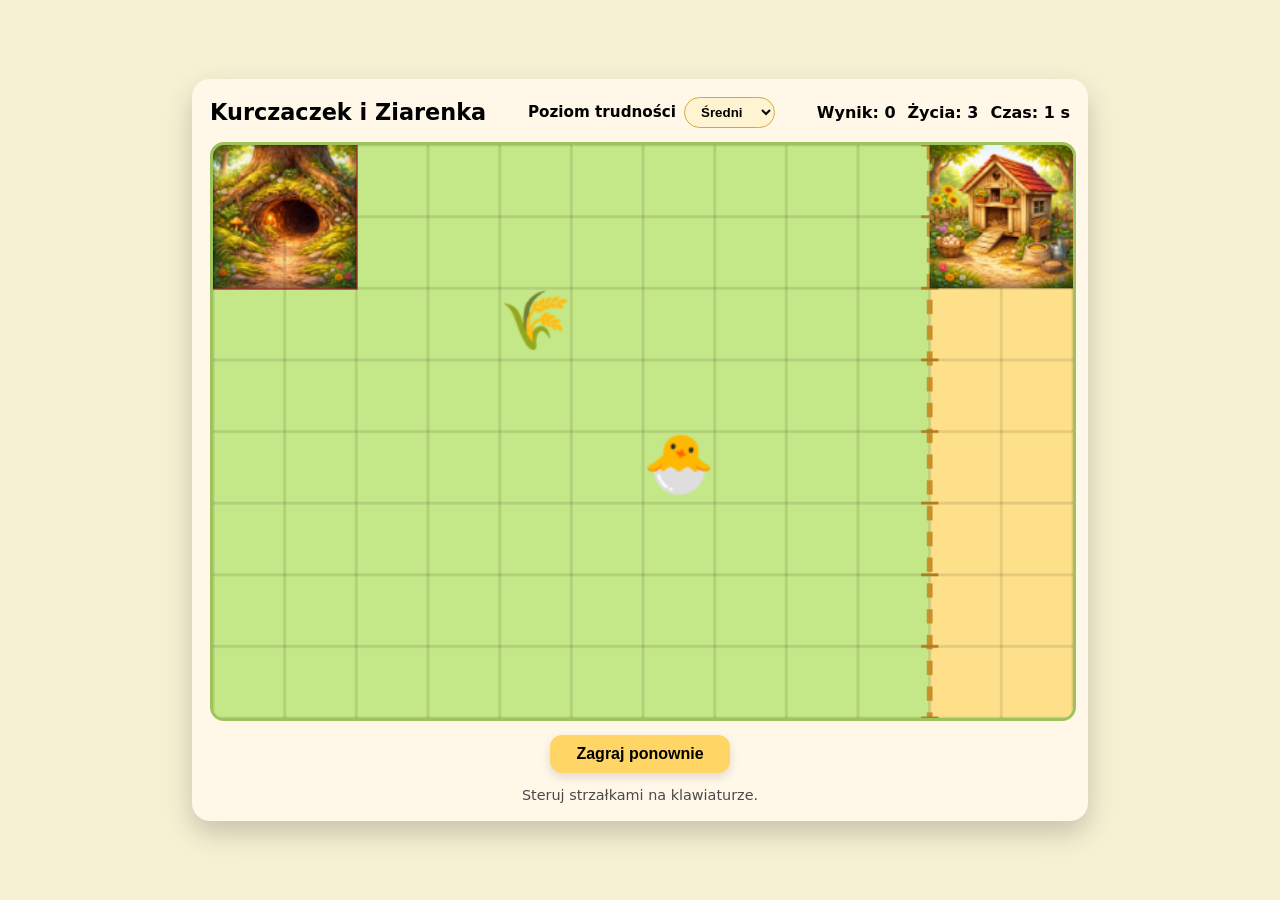
<file: czyt_AI_ka/czyt_AI_ka/wwwroot/games/kurczaczek.html>
<!doctype html>
<html lang="pl">
<head>
    <meta charset="utf-8" />
    <meta name="viewport" content="width=device-width, initial-scale=1" />
    <title>Kurczaczek i Ziarenka</title>
    <style>
        :root {
            color-scheme: light;
            font-family: "Segoe UI", system-ui, sans-serif;
        }

        body {
            margin: 0;
            background: #f7f1d4;
            display: flex;
            align-items: center;
            justify-content: center;
            min-height: 100vh;
        }

        .game-shell {
            width: min(860px, 96vw);
            background: #fff7e8;
            border-radius: 18px;
            box-shadow: 0 12px 28px rgba(0, 0, 0, 0.2);
            padding: 18px;
            display: grid;
            gap: 14px;
        }

        header {
            display: flex;
            flex-wrap: wrap;
            align-items: center;
            justify-content: space-between;
            gap: 12px;
        }

        header h1 {
            font-size: 1.4rem;
            margin: 0;
        }

        .stats {
            display: flex;
            gap: 12px;
            font-weight: 600;
            flex-wrap: wrap;
        }

        .difficulty {
            display: flex;
            align-items: center;
            gap: 8px;
            font-size: 0.95rem;
            font-weight: 600;
        }

        .difficulty select {
            border-radius: 999px;
            border: 1px solid #d6a843;
            padding: 6px 12px;
            background: #fff4d1;
            font-weight: 600;
            cursor: pointer;
        }

        canvas {
            width: 100%;
            height: auto;
            background: #d3f1a6;
            border-radius: 14px;
            border: 3px solid #9fc35c;
        }

        .restart-btn {
            border: none;
            border-radius: 12px;
            padding: 10px;
            background: #ffd566;
            font-size: 1rem;
            font-weight: 600;
            cursor: pointer;
            box-shadow: 0 4px 10px rgba(0, 0, 0, 0.12);
        }

        .restart-btn:active {
            transform: translateY(1px);
        }

        .restart-btn:focus-visible {
            outline: 2px solid #d6a843;
            outline-offset: 2px;
        }

        .restart-btn {
            justify-self: center;
            min-width: 180px;
        }

        .hint {
            font-size: 0.9rem;
            color: #4a4a4a;
            text-align: center;
        }

        .overlay {
            position: fixed;
            inset: 0;
            background: rgba(30, 25, 10, 0.55);
            display: flex;
            align-items: center;
            justify-content: center;
            padding: 20px;
            opacity: 0;
            pointer-events: none;
            transition: opacity 0.2s ease;
            z-index: 10;
        }

        .overlay.visible {
            opacity: 1;
            pointer-events: auto;
        }

        .overlay-card {
            background: #fff7e8;
            border-radius: 18px;
            padding: 24px;
            text-align: center;
            box-shadow: 0 16px 40px rgba(0, 0, 0, 0.3);
            max-width: 420px;
        }

        .overlay-card h2 {
            margin-top: 0;
            margin-bottom: 8px;
            font-size: 1.5rem;
        }

        .overlay-card p {
            margin: 0 0 16px;
            color: #4a4a4a;
        }

        .overlay-card button {
            min-width: 200px;
        }
    </style>
</head>
<body>
    <div class="game-shell">
        <header>
            <h1>Kurczaczek i Ziarenka</h1>
            <label class="difficulty" for="difficulty">
                Poziom trudności
                <select id="difficulty">
                    <option value="easy">Łatwy</option>
                    <option value="medium" selected>Średni</option>
                    <option value="hard">Trudny</option>
                </select>
            </label>
            <div class="stats">
                <span id="score">Wynik: 0</span>
                <span id="lives">Życia: 3</span>
                <span id="time">Czas: 0 s</span>
            </div>
        </header>

        <canvas id="gameCanvas" width="600" height="400" aria-label="Plansza gry"></canvas>

        <button class="restart-btn" type="button" id="restart">Zagraj ponownie</button>
        <div class="hint">Steruj strzałkami na klawiaturze.</div>
    </div>

    <div class="overlay" id="winOverlay" aria-live="polite">
        <div class="overlay-card">
            <h2>Wygrana!</h2>
            <p>Kurczaczek zebrał wszystkie ziarenka. Świetna robota!</p>
            <button class="restart-btn" type="button" id="playAgain">Zagraj ponownie</button>
        </div>
    </div>

    <script>
        const canvas = document.getElementById("gameCanvas");
        const ctx = canvas.getContext("2d");
        const scoreEl = document.getElementById("score");
        const livesEl = document.getElementById("lives");
        const timeEl = document.getElementById("time");
        const restartBtn = document.getElementById("restart");
        const difficultySelect = document.getElementById("difficulty");
        const winOverlay = document.getElementById("winOverlay");
        const playAgainBtn = document.getElementById("playAgain");
        const gridSize = 10;
        const cols = 12;
        const rows = 8;
        const tileSize = canvas.width / cols;
        canvas.height = rows * tileSize;
        const safeZoneColumns = 2;
        const safeZoneStart = cols - safeZoneColumns;
        const foxDenImageSrc = "../images/games/fox-den.png";
        const coopImageSrc = "../images/games/coop.png";
        const foxDenImage = new Image();
        const coopImage = new Image();
        let foxDenImageReady = false;
        let coopImageReady = false;
        const difficultyConfig = {
            easy: {
                label: "Łatwy",
                foxSpawnIntervalMs: 30000,
                grainsToWin: 10
            },
            medium: {
                label: "Średni",
                foxSpawnIntervalMs: 20000,
                grainsToWin: 20
            },
            hard: {
                label: "Trudny",
                foxSpawnIntervalMs: 10000,
                grainsToWin: 30
            }
        };
        const difficultySettings = {
            foxSpeedMs: 650,
            foxSpawnIntervalMs: difficultyConfig.medium.foxSpawnIntervalMs,
            foxActiveDurationMs: 10000,
            grainsToWin: difficultyConfig.medium.grainsToWin
        };
        const foxDen = { x: 0, y: 0, width: 2, height: 2 };
        const coopZone = { x: safeZoneStart, y: 0, width: safeZoneColumns, height: 2 };

        let chick = { x: 0, y: 0 };
        let grain = { x: 0, y: 0 };
        let fox = { x: 0, y: 0, active: false, returning: false };
        let score = 0;
        let lives = 3;
        let timeElapsed = 0;
        let isWin = false;
        let timerId;
        let foxSpawnId;
        let foxMoveId;
        let foxLifetimeId;

        if (foxDenImageSrc) {
            foxDenImage.src = foxDenImageSrc;
            foxDenImage.onload = () => {
                foxDenImageReady = foxDenImage.naturalWidth > 0;
                drawScene();
            };
            foxDenImage.onerror = () => {
                foxDenImageReady = false;
            };
        }

        if (coopImageSrc) {
            coopImage.src = coopImageSrc;
            coopImage.onload = () => {
                coopImageReady = coopImage.naturalWidth > 0;
                drawScene();
            };
            coopImage.onerror = () => {
                coopImageReady = false;
            };
        }

        function placeGrain() {
            let newX;
            let newY;
            do {
                newX = Math.floor(Math.random() * cols);
                newY = Math.floor(Math.random() * rows);
            } while (
                (newX === chick.x && newY === chick.y) ||
                newX >= safeZoneStart
            );
            grain = { x: newX, y: newY };
        }

        function resetGame() {
            chick = { x: Math.floor(cols / 2), y: Math.floor(rows / 2) };
            score = 0;
            lives = 3;
            timeElapsed = 0;
            isWin = false;
            stopFox();
            placeGrain();
            updateStats();
            hideWinOverlay();
            drawScene();
            clearInterval(timerId);
            timerId = setInterval(() => {
                timeElapsed += 1;
                updateStats();
            }, 1000);
            clearInterval(foxSpawnId);
            foxSpawnId = setInterval(spawnFox, difficultySettings.foxSpawnIntervalMs);
        }

        function updateStats() {
            scoreEl.textContent = `Wynik: ${score}`;
            livesEl.textContent = `Życia: ${lives}`;
            timeEl.textContent = `Czas: ${timeElapsed} s`;
        }

        function drawScene() {
            ctx.clearRect(0, 0, canvas.width, canvas.height);

            ctx.fillStyle = "#c4e887";
            ctx.fillRect(0, 0, canvas.width, canvas.height);

            const safeZoneX = safeZoneStart * tileSize;
            ctx.fillStyle = "#ffe08a";
            ctx.fillRect(safeZoneX, 0, safeZoneColumns * tileSize, canvas.height);

            ctx.fillStyle = "#e54848";
            ctx.fillRect(
                foxDen.x * tileSize,
                foxDen.y * tileSize,
                foxDen.width * tileSize,
                foxDen.height * tileSize
            );
            ctx.strokeStyle = "#b33131";
            ctx.lineWidth = 2;
            ctx.strokeRect(
                foxDen.x * tileSize,
                foxDen.y * tileSize,
                foxDen.width * tileSize,
                foxDen.height * tileSize
            );
            if (foxDenImageSrc && foxDenImageReady) {
                ctx.drawImage(
                    foxDenImage,
                    foxDen.x * tileSize,
                    foxDen.y * tileSize,
                    foxDen.width * tileSize,
                    foxDen.height * tileSize
                );
            }

            ctx.strokeStyle = "rgba(0,0,0,0.1)";
            for (let x = 0; x <= cols; x += 1) {
                ctx.beginPath();
                ctx.moveTo(x * tileSize, 0);
                ctx.lineTo(x * tileSize, canvas.height);
                ctx.stroke();
            }
            for (let y = 0; y <= rows; y += 1) {
                ctx.beginPath();
                ctx.moveTo(0, y * tileSize);
                ctx.lineTo(canvas.width, y * tileSize);
                ctx.stroke();
            }

            ctx.save();
            ctx.strokeStyle = "#c6902b";
            ctx.lineWidth = 4;
            ctx.setLineDash([10, 8]);
            ctx.beginPath();
            ctx.moveTo(safeZoneX, 0);
            ctx.lineTo(safeZoneX, canvas.height);
            ctx.stroke();
            ctx.setLineDash([]);
            ctx.lineWidth = 2;
            ctx.strokeStyle = "#b17b1f";
            for (let y = 0; y <= rows; y += 1) {
                const yPos = y * tileSize;
                ctx.beginPath();
                ctx.moveTo(safeZoneX - 6, yPos);
                ctx.lineTo(safeZoneX + 6, yPos);
                ctx.stroke();
            }
            ctx.restore();

            if (coopImageSrc && coopImageReady) {
                ctx.drawImage(
                    coopImage,
                    coopZone.x * tileSize,
                    coopZone.y * tileSize,
                    coopZone.width * tileSize,
                    coopZone.height * tileSize
                );
            }

            ctx.font = `${tileSize * 0.8}px "Segoe UI Emoji"`;
            ctx.textAlign = "center";
            ctx.textBaseline = "middle";
            ctx.fillText("🐣", (chick.x + 0.5) * tileSize, (chick.y + 0.5) * tileSize);
            ctx.fillText("🌾", (grain.x + 0.5) * tileSize, (grain.y + 0.5) * tileSize);
            if (fox.active) {
                ctx.fillText("🦊", (fox.x + 0.5) * tileSize, (fox.y + 0.5) * tileSize);
            }
        }

        function moveChick(dx, dy) {
            if (isWin) {
                return;
            }
            const newX = Math.min(cols - 1, Math.max(0, chick.x + dx));
            const newY = Math.min(rows - 1, Math.max(0, chick.y + dy));
            chick = { x: newX, y: newY };

            if (chick.x === grain.x && chick.y === grain.y) {
                score += 1;
                placeGrain();
                updateStats();
                if (score >= difficultySettings.grainsToWin) {
                    winGame();
                    return;
                }
            }
            if (fox.active && chick.x === fox.x && chick.y === fox.y) {
                handleFoxCatch();
            }
            drawScene();
        }

        function isSafeZoneColumn(x) {
            return x >= safeZoneStart;
        }

        function spawnFox() {
            if (fox.active || isWin) {
                return;
            }
            fox = { x: foxDen.x, y: foxDen.y, active: true, returning: false };
            drawScene();
            clearInterval(foxMoveId);
            foxMoveId = setInterval(moveFox, difficultySettings.foxSpeedMs);
            clearTimeout(foxLifetimeId);
            foxLifetimeId = setTimeout(() => {
                startReturnToDen();
            }, difficultySettings.foxActiveDurationMs);
        }

        function startReturnToDen() {
            if (!fox.active) {
                return;
            }
            fox = { ...fox, returning: true };
        }

        function despawnFox() {
            fox = { x: foxDen.x, y: foxDen.y, active: false, returning: false };
            clearInterval(foxMoveId);
            clearTimeout(foxLifetimeId);
            drawScene();
        }

        function stopFox() {
            fox = { x: foxDen.x, y: foxDen.y, active: false, returning: false };
            clearInterval(foxMoveId);
            clearTimeout(foxLifetimeId);
            clearInterval(foxSpawnId);
            drawScene();
        }

        function handleFoxCatch() {
            lives = Math.max(0, lives - 1);
            chick = { x: Math.floor(cols / 2), y: Math.floor(rows / 2) };
            updateStats();
            despawnFox();
        }

        function moveFox() {
            if (!fox.active || isWin) {
                return;
            }

            if (fox.returning) {
                const targetX = Math.min(
                    foxDen.x + foxDen.width - 1,
                    Math.max(foxDen.x, fox.x)
                );
                const targetY = Math.min(
                    foxDen.y + foxDen.height - 1,
                    Math.max(foxDen.y, fox.y)
                );
                const dx = targetX - fox.x;
                const dy = targetY - fox.y;
                const stepOptions = [];

                if (dx !== 0) {
                    stepOptions.push({
                        x: Math.min(cols - 1, Math.max(0, fox.x + Math.sign(dx))),
                        y: fox.y
                    });
                }
                if (dy !== 0) {
                    stepOptions.push({
                        x: fox.x,
                        y: Math.min(rows - 1, Math.max(0, fox.y + Math.sign(dy)))
                    });
                }

                const nextStep = stepOptions[0];
                if (nextStep) {
                    fox = { ...fox, x: nextStep.x, y: nextStep.y };
                }

                if (
                    fox.x >= foxDen.x &&
                    fox.x < foxDen.x + foxDen.width &&
                    fox.y >= foxDen.y &&
                    fox.y < foxDen.y + foxDen.height
                ) {
                    fox = { x: foxDen.x, y: foxDen.y, active: false, returning: false };
                    clearInterval(foxMoveId);
                    clearTimeout(foxLifetimeId);
                    drawScene();
                    return;
                }
            } else {
                const dx = chick.x - fox.x;
                const dy = chick.y - fox.y;
                const stepOptions = [];

                if (dx !== 0) {
                    stepOptions.push({
                        x: Math.min(cols - 1, Math.max(0, fox.x + Math.sign(dx))),
                        y: fox.y
                    });
                }
                if (dy !== 0) {
                    stepOptions.push({
                        x: fox.x,
                        y: Math.min(rows - 1, Math.max(0, fox.y + Math.sign(dy)))
                    });
                }

                const nextStep = stepOptions.find((step) => !isSafeZoneColumn(step.x));
                if (nextStep) {
                    fox = { ...fox, x: nextStep.x, y: nextStep.y };
                }
            }

            if (fox.active && chick.x === fox.x && chick.y === fox.y) {
                handleFoxCatch();
            } else {
                drawScene();
            }
        }

        function handleDirection(direction) {
            switch (direction) {
                case "up":
                    moveChick(0, -1);
                    break;
                case "down":
                    moveChick(0, 1);
                    break;
                case "left":
                    moveChick(-1, 0);
                    break;
                case "right":
                    moveChick(1, 0);
                    break;
                default:
                    break;
            }
        }

        window.addEventListener("keydown", (event) => {
            if (["ArrowUp", "ArrowDown", "ArrowLeft", "ArrowRight"].includes(event.key)) {
                event.preventDefault();
            }

            if (event.key === "ArrowUp") {
                handleDirection("up");
            } else if (event.key === "ArrowDown") {
                handleDirection("down");
            } else if (event.key === "ArrowLeft") {
                handleDirection("left");
            } else if (event.key === "ArrowRight") {
                handleDirection("right");
            }
        });

        restartBtn.addEventListener("click", () => {
            resetGame();
        });

        playAgainBtn.addEventListener("click", () => {
            resetGame();
        });

        difficultySelect.addEventListener("change", (event) => {
            applyDifficulty(event.target.value);
        });

        function applyDifficulty(level) {
            const setting = difficultyConfig[level] ?? difficultyConfig.medium;
            difficultySettings.foxSpawnIntervalMs = setting.foxSpawnIntervalMs;
            difficultySettings.grainsToWin = setting.grainsToWin;
            resetGame();
        }

        function winGame() {
            isWin = true;
            stopFox();
            clearInterval(timerId);
            showWinOverlay();
            drawScene();
        }

        function showWinOverlay() {
            winOverlay.classList.add("visible");
        }

        function hideWinOverlay() {
            winOverlay.classList.remove("visible");
        }

        resetGame();
    </script>
</body>
</html>
</file>
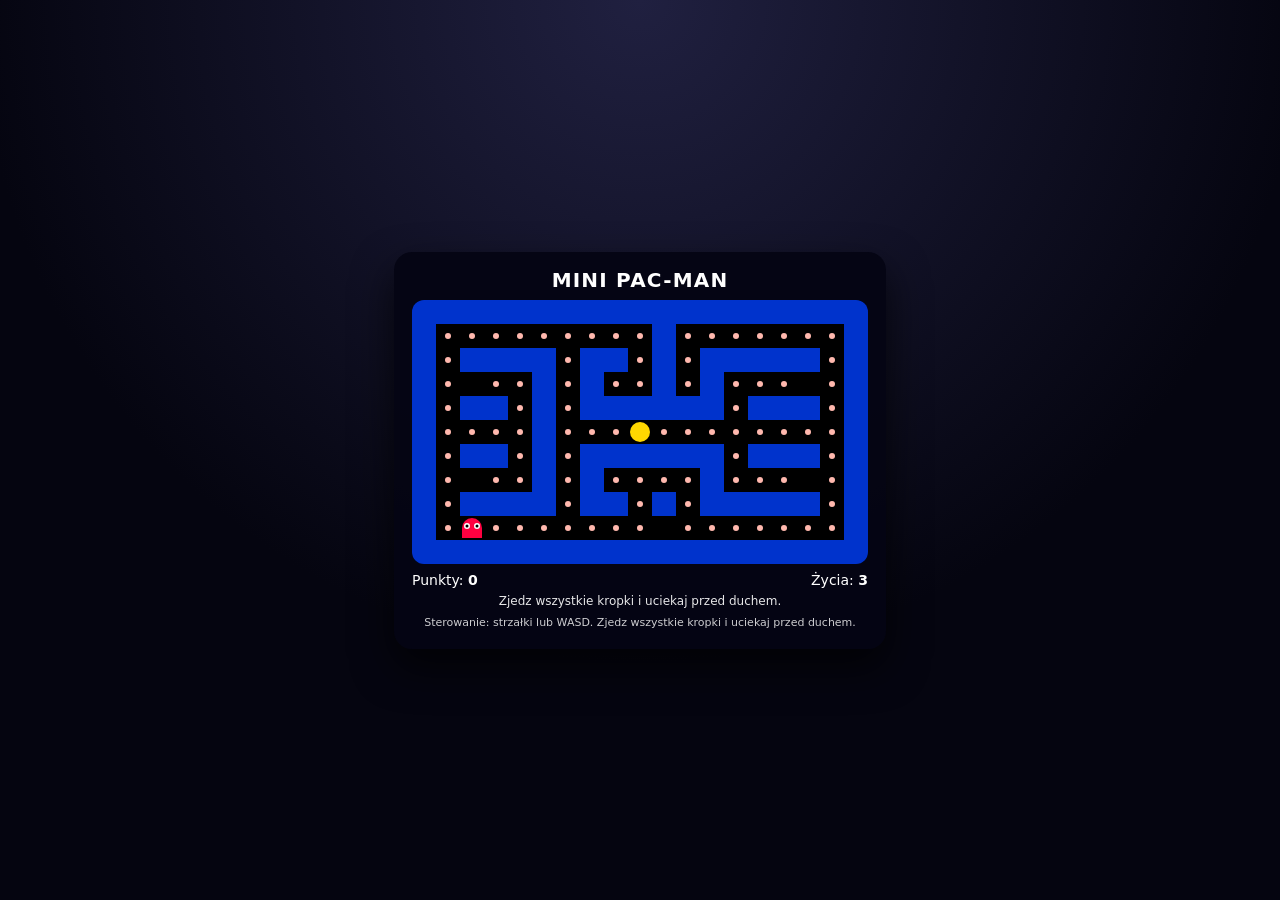
<file: czyt_AI_ka/czyt_AI_ka/wwwroot/games/pacman.html>
<!DOCTYPE html>
<html lang="pl">
<head>
    <meta charset="utf-8" />
    <title>Mini Pac-Man</title>
    <style>
        * {
            box-sizing: border-box;
        }

        body {
            margin: 0;
            background: radial-gradient(circle at top, #202040 0, #050510 60%);
            display: flex;
            justify-content: center;
            align-items: center;
            height: 100vh;
            font-family: system-ui, -apple-system, BlinkMacSystemFont, "Segoe UI", sans-serif;
            color: #fff;
        }

        #game-wrapper {
            padding: 16px 18px 20px 18px;
            background: rgba(5, 5, 20, 0.95);
            border-radius: 18px;
            box-shadow: 0 18px 40px rgba(0, 0, 0, 0.7);
            text-align: center;
        }

        #title {
            font-size: 20px;
            font-weight: 700;
            letter-spacing: 0.06em;
            text-transform: uppercase;
            margin-bottom: 8px;
        }

        canvas {
            display: block;
            margin: 0 auto;
            background: #000;
            border-radius: 12px;
            image-rendering: pixelated;
        }

        #hud {
            margin-top: 8px;
            display: flex;
            justify-content: space-between;
            gap: 16px;
            font-size: 14px;
        }

            #hud span.value {
                font-weight: 700;
            }

        #message {
            margin-top: 6px;
            font-size: 12px;
            opacity: 0.9;
            min-height: 1em;
        }

        #help {
            margin-top: 8px;
            font-size: 11px;
            opacity: 0.8;
        }
    </style>
</head>
<body>
    <div id="game-wrapper">
        <div id="title">Mini Pac-Man</div>
        <canvas id="game"></canvas>
        <div id="hud">
            <div>Punkty: <span id="score" class="value">0</span></div>
            <div>Życia: <span id="lives" class="value">3</span></div>
        </div>
        <div id="message"></div>
        <div id="help">Sterowanie: strzałki lub WASD. Zjedz wszystkie kropki i uciekaj przed duchem.</div>
    </div>

    <script>
        // --- USTAWIENIA GRY ---
        const TILE_SIZE = 24;

        // 1 = ściana, 0 = kropka, 2 = pusta droga, P = start Pac-Mana, G = start ducha
        const baseMap = [
            "1111111111111111111",
            "1000000000100000001",
            "1011110110101111101",
            "1020010100101000201",
            "1011010111111011101",
            "100001000P000000001",
            "1011010111111011101",
            "1020010100001000201",
            "1011110110101111101",
            "1000000000G00000001",
            "1111111111111111111"
        ];

        const canvas = document.getElementById("game");
        const ctx = canvas.getContext("2d");

        const rows = baseMap.length;
        const cols = baseMap[0].length;

        canvas.width = cols * TILE_SIZE;
        canvas.height = rows * TILE_SIZE;

        const scoreEl = document.getElementById("score");
        const livesEl = document.getElementById("lives");
        const messageEl = document.getElementById("message");

        let map;
        let pellets;
        let remainingPellets;
        let pacman;
        let ghost;
        let pacmanStart;
        let ghostStart;

        let score = 0;
        let lives = 3;
        let resetGamePending = false;

        const STEP_TIME = 150; // ms – tempo kroku
        let lastTime = 0;
        let stepAccum = 0;

        function setMessage(text) {
            messageEl.textContent = text || "";
        }

        function initGame(resetScoreAndLives) {
            map = baseMap.slice();
            pellets = [];
            remainingPellets = 0;

            pacman = null;
            ghost = null;

            for (let y = 0; y < rows; y++) {
                pellets[y] = [];
                for (let x = 0; x < cols; x++) {
                    const ch = map[y][x];
                    let hasPellet = false;

                    if (ch === "0") {
                        hasPellet = true;
                    } else if (ch === "P") {
                        pacman = { x, y, dirX: 0, dirY: 0, nextDirX: 0, nextDirY: 0 };
                        pacmanStart = { x, y };
                    } else if (ch === "G") {
                        ghost = { x, y, dirX: 0, dirY: -1 };
                        ghostStart = { x, y };
                    }

                    if (hasPellet) {
                        remainingPellets++;
                    }
                    pellets[y][x] = hasPellet;
                }
            }

            if (resetScoreAndLives) {
                score = 0;
                lives = 3;
                scoreEl.textContent = score;
                livesEl.textContent = lives;
            }

            resetGamePending = false;
            setMessage("Zjedz wszystkie kropki i uciekaj przed duchem.");
        }

        function isWall(x, y) {
            if (x < 0 || x >= cols || y < 0 || y >= rows) return true;
            return map[y][x] === "1";
        }

        function updatePacman() {
            if (!pacman) return;

            // obsługa planowanej zmiany kierunku
            if (pacman.nextDirX !== pacman.dirX || pacman.nextDirY !== pacman.dirY) {
                const tx = pacman.x + pacman.nextDirX;
                const ty = pacman.y + pacman.nextDirY;
                if (!isWall(tx, ty)) {
                    pacman.dirX = pacman.nextDirX;
                    pacman.dirY = pacman.nextDirY;
                }
            }

            const newX = pacman.x + pacman.dirX;
            const newY = pacman.y + pacman.dirY;

            if (!isWall(newX, newY)) {
                pacman.x = newX;
                pacman.y = newY;

                // zjedzenie kropki
                if (pellets[newY][newX]) {
                    pellets[newY][newX] = false;
                    score += 10;
                    scoreEl.textContent = score;
                    remainingPellets--;

                    if (remainingPellets === 0) {
                        setMessage("Wygrana! Naciśnij dowolny klawisz, aby zagrać ponownie.");
                        resetGamePending = true;
                    }
                }
            } else {
                // zatrzymanie na ścianie
                pacman.dirX = 0;
                pacman.dirY = 0;
            }
        }

        function updateGhost() {
            if (!ghost) return;

            const targetX = ghost.x + ghost.dirX;
            const targetY = ghost.y + ghost.dirY;

            if (isWall(targetX, targetY)) {
                const dirs = [
                    { dx: 1, dy: 0 },
                    { dx: -1, dy: 0 },
                    { dx: 0, dy: 1 },
                    { dx: 0, dy: -1 }
                ];

                const options = [];
                for (const d of dirs) {
                    const tx = ghost.x + d.dx;
                    const ty = ghost.y + d.dy;
                    if (!isWall(tx, ty) && !(d.dx === -ghost.dirX && d.dy === -ghost.dirY)) {
                        options.push(d);
                    }
                }

                if (options.length > 0) {
                    const choice = options[Math.floor(Math.random() * options.length)];
                    ghost.dirX = choice.dx;
                    ghost.dirY = choice.dy;
                } else {
                    ghost.dirX = -ghost.dirX;
                    ghost.dirY = -ghost.dirY;
                }
            }

            ghost.x += ghost.dirX;
            ghost.y += ghost.dirY;
        }

        function loseLife() {
            lives--;
            livesEl.textContent = lives;

            if (lives <= 0) {
                setMessage("Koniec gry! Naciśnij dowolny klawisz, aby zacząć od nowa.");
                resetGamePending = true;
                return;
            }

            setMessage("Uważaj! Straciłeś życie.");
            pacman.x = pacmanStart.x;
            pacman.y = pacmanStart.y;
            pacman.dirX = 0;
            pacman.dirY = 0;
            pacman.nextDirX = 0;
            pacman.nextDirY = 0;

            ghost.x = ghostStart.x;
            ghost.y = ghostStart.y;
            ghost.dirX = 0;
            ghost.dirY = -1;
        }

        function update() {
            if (resetGamePending) return;

            updatePacman();
            updateGhost();

            if (pacman && ghost && pacman.x === ghost.x && pacman.y === ghost.y) {
                loseLife();
            }
        }

        function draw() {
            ctx.clearRect(0, 0, canvas.width, canvas.height);

            // plansza + kropki
            for (let y = 0; y < rows; y++) {
                for (let x = 0; x < cols; x++) {
                    if (map[y][x] === "1") {
                        ctx.fillStyle = "#0033cc";
                        ctx.fillRect(x * TILE_SIZE, y * TILE_SIZE, TILE_SIZE, TILE_SIZE);
                    }

                    if (pellets[y][x]) {
                        ctx.fillStyle = "#ffb8ae";
                        ctx.beginPath();
                        ctx.arc(
                            x * TILE_SIZE + TILE_SIZE / 2,
                            y * TILE_SIZE + TILE_SIZE / 2,
                            3,
                            0,
                            Math.PI * 2
                        );
                        ctx.fill();
                    }
                }
            }

            // Pac-Man
            if (pacman) {
                const px = pacman.x * TILE_SIZE + TILE_SIZE / 2;
                const py = pacman.y * TILE_SIZE + TILE_SIZE / 2;
                const r = TILE_SIZE / 2 - 2;

                ctx.fillStyle = "#ffd800";
                ctx.beginPath();
                ctx.arc(px, py, r, 0, Math.PI * 2);
                ctx.fill();
            }

            // duch
            if (ghost) {
                const gx = ghost.x * TILE_SIZE + TILE_SIZE / 2;
                const gy = ghost.y * TILE_SIZE + TILE_SIZE / 2;
                const r = TILE_SIZE / 2 - 2;

                ctx.fillStyle = "#ff0040";
                ctx.beginPath();
                ctx.arc(gx, gy, r, Math.PI, 0);
                ctx.lineTo(gx + r, gy + r);
                ctx.lineTo(gx - r, gy + r);
                ctx.closePath();
                ctx.fill();

                // oczka
                ctx.fillStyle = "#fff";
                ctx.beginPath();
                ctx.arc(gx - 5, gy - 2, 3, 0, Math.PI * 2);
                ctx.arc(gx + 5, gy - 2, 3, 0, Math.PI * 2);
                ctx.fill();

                ctx.fillStyle = "#000";
                ctx.beginPath();
                ctx.arc(gx - 5, gy - 2, 1.5, 0, Math.PI * 2);
                ctx.arc(gx + 5, gy - 2, 1.5, 0, Math.PI * 2);
                ctx.fill();
            }
        }

        function gameLoop(timestamp) {
            if (!lastTime) lastTime = timestamp;
            const dt = timestamp - lastTime;
            lastTime = timestamp;

            stepAccum += dt;
            while (stepAccum >= STEP_TIME) {
                update();
                stepAccum -= STEP_TIME;
            }

            draw();
            requestAnimationFrame(gameLoop);
        }

        // Sterowanie
        window.addEventListener("keydown", (e) => {
            if (resetGamePending) {
                initGame(true);
                return;
            }

            if (!pacman) return;

            switch (e.key) {
                case "ArrowUp":
                case "w":
                case "W":
                    pacman.nextDirX = 0;
                    pacman.nextDirY = -1;
                    break;
                case "ArrowDown":
                case "s":
                case "S":
                    pacman.nextDirX = 0;
                    pacman.nextDirY = 1;
                    break;
                case "ArrowLeft":
                case "a":
                case "A":
                    pacman.nextDirX = -1;
                    pacman.nextDirY = 0;
                    break;
                case "ArrowRight":
                case "d":
                case "D":
                    pacman.nextDirX = 1;
                    pacman.nextDirY = 0;
                    break;
            }
        });

        // start
        initGame(true);
        requestAnimationFrame(gameLoop);
    </script>
</body>
</html>
</file>
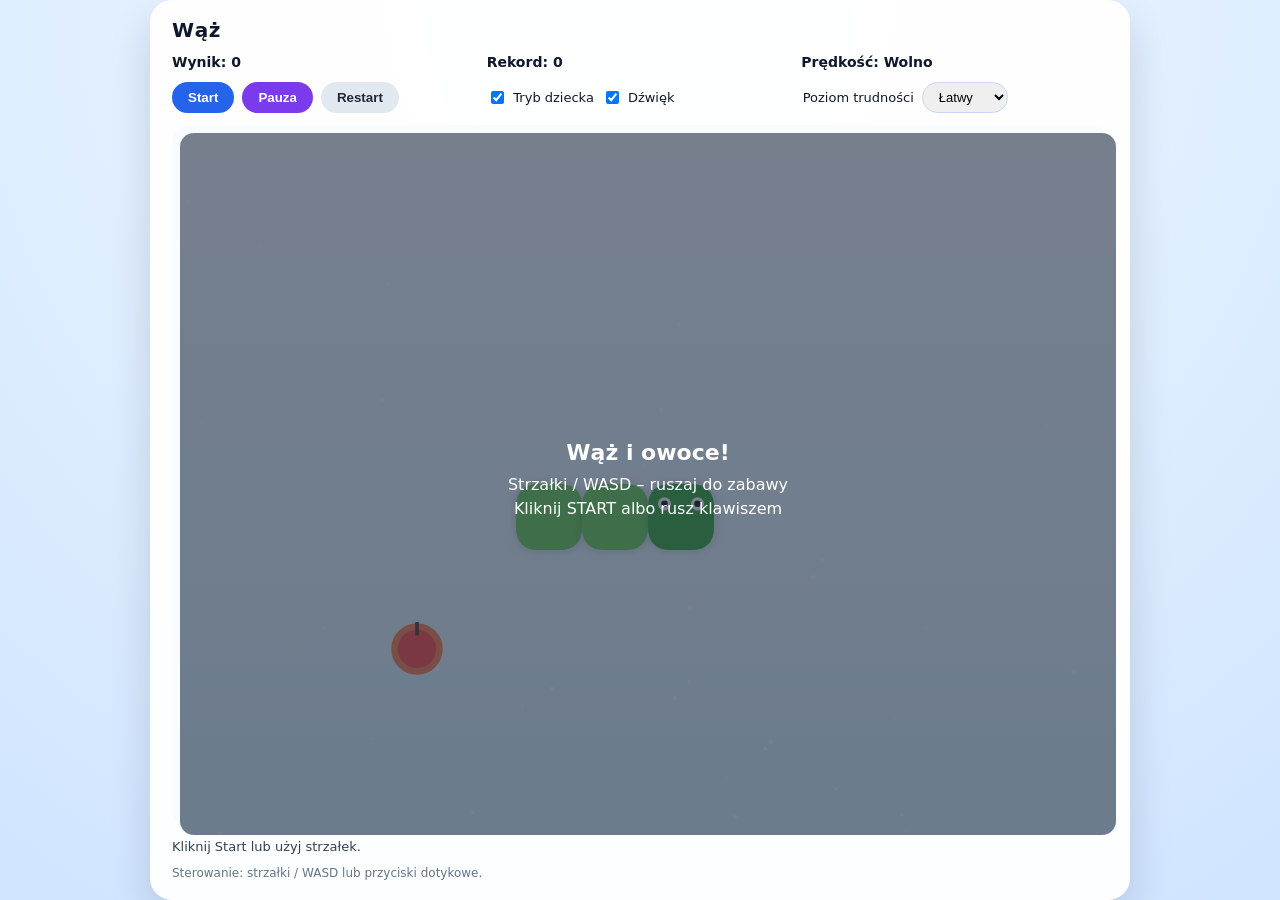
<file: czyt_AI_ka/czyt_AI_ka/wwwroot/games/snake.html>
<!DOCTYPE html>
<html lang="pl">
<head>
    <meta charset="utf-8" />
    <title>Wąż</title>
    <style>
        * {
            box-sizing: border-box;
        }

        html {
            height: 100%;
        }

        body {
            margin: 0;
            background: radial-gradient(circle at top, #f0f7ff 0, #dfeeff 55%, #cfe4ff 100%);
            display: flex;
            justify-content: center;
            align-items: center;
            height: 100%;
            min-height: 100vh;
            font-family: system-ui, -apple-system, BlinkMacSystemFont, "Segoe UI", sans-serif;
            color: #0f172a;
            overflow: hidden;
        }

        #game-wrapper {
            width: min(980px, 94vw);
            height: 100%;
            max-height: 100%;
            background: rgba(255, 255, 255, 0.96);
            border-radius: 22px;
            box-shadow: 0 20px 42px rgba(15, 23, 42, 0.15);
            padding: 18px 22px 20px;
            display: flex;
            flex-direction: column;
            gap: 12px;
            min-height: 0;
        }

        #title {
            font-size: 20px;
            font-weight: 700;
            letter-spacing: 0.03em;
        }

        #stats {
            display: grid;
            grid-template-columns: repeat(auto-fit, minmax(140px, 1fr));
            gap: 8px;
            font-size: 14px;
            font-weight: 600;
        }

        #stats span.value {
            font-weight: 800;
        }

        #controls {
            display: grid;
            grid-template-columns: repeat(auto-fit, minmax(160px, 1fr));
            gap: 10px;
            align-items: center;
        }

        .controls-row {
            display: flex;
            align-items: center;
            gap: 8px;
            flex-wrap: wrap;
        }

        button {
            border: none;
            border-radius: 999px;
            padding: 8px 16px;
            font-weight: 600;
            cursor: pointer;
            background: #2563eb;
            color: #fff;
            transition: transform 0.15s ease, box-shadow 0.15s ease;
        }

        button.secondary {
            background: #7c3aed;
        }

        button.ghost {
            background: #e2e8f0;
            color: #1f2937;
        }

        button:hover {
            transform: translateY(-1px);
            box-shadow: 0 6px 16px rgba(37, 99, 235, 0.2);
        }

        label {
            font-size: 13px;
            display: flex;
            gap: 6px;
            align-items: center;
        }

        select {
            border-radius: 999px;
            border: 1px solid #cbd5f5;
            padding: 6px 12px;
            font-size: 13px;
        }

        #canvas-wrapper {
            width: 100%;
            flex: 1 1 auto;
            min-height: 220px;
            background: #f8fbff;
            border-radius: 18px;
            padding: 8px;
        }

        canvas {
            width: 100%;
            height: 100%;
            display: block;
            border-radius: 14px;
        }

        #dpad {
            display: grid;
            grid-template-columns: repeat(3, 52px);
            grid-template-rows: repeat(3, 52px);
            gap: 8px;
            justify-content: center;
        }

        #dpad button {
            width: 52px;
            height: 52px;
            padding: 0;
            font-size: 18px;
            border-radius: 14px;
        }

        #status {
            font-size: 13px;
            color: #334155;
            min-height: 1em;
        }

        #help {
            font-size: 12px;
            color: #64748b;
        }

        @media (max-width: 640px) {
            #controls {
                grid-template-columns: 1fr;
            }

            #canvas-wrapper {
                min-height: 200px;
            }
        }

        @media (max-height: 720px) {
            #game-wrapper {
                padding: 12px 16px 14px;
                gap: 8px;
            }

            #controls {
                grid-template-columns: 1fr;
                gap: 8px;
            }

            #dpad {
                grid-template-columns: repeat(3, 44px);
                grid-template-rows: repeat(3, 44px);
                gap: 6px;
            }

            #dpad button {
                width: 44px;
                height: 44px;
                font-size: 16px;
                border-radius: 12px;
            }
        }
    </style>
</head>
<body>
    <div id="game-wrapper">
        <div id="title">Wąż</div>
        <div id="stats">
            <div>Wynik: <span id="score" class="value">0</span></div>
            <div>Rekord: <span id="high-score" class="value">0</span></div>
            <div>Prędkość: <span id="speed" class="value">Wolno</span></div>
        </div>
        <div id="controls">
            <div class="controls-row">
                <button id="start">Start</button>
                <button id="pause" class="secondary">Pauza</button>
                <button id="reset" class="ghost">Restart</button>
            </div>
            <div class="controls-row">
                <label>
                    <input id="kid-mode" type="checkbox" checked />
                    Tryb dziecka
                </label>
                <label>
                    <input id="sound" type="checkbox" checked />
                    Dźwięk
                </label>
            </div>
            <div class="controls-row">
                <label for="difficulty">Poziom trudności</label>
                <select id="difficulty">
                    <option value="Easy">Łatwy</option>
                    <option value="Medium">Średni</option>
                    <option value="Hard">Trudny</option>
                </select>
            </div>
        </div>
        <div id="canvas-wrapper">
            <canvas id="snake-canvas"></canvas>
        </div>
        <div id="status"></div>
        <div id="help">Sterowanie: strzałki / WASD lub przyciski dotykowe.</div>
    </div>

    <script src="../js/snakeGame.js"></script>
    <script>
        const scoreEl = document.getElementById("score");
        const highScoreEl = document.getElementById("high-score");
        const speedEl = document.getElementById("speed");
        const statusEl = document.getElementById("status");

        const bridge = {
            invokeMethodAsync: (method, ...args) => {
                switch (method) {
                    case "OnScoreChanged": {
                        const [score, highScore, speedLabel] = args;
                        scoreEl.textContent = score;
                        highScoreEl.textContent = highScore;
                        speedEl.textContent = speedLabel;
                        break;
                    }
                    case "OnGameOver": {
                        const [finalScore] = args;
                        statusEl.textContent = `Koniec gry! Wynik: ${finalScore}. Kliknij Restart.`;
                        break;
                    }
                    case "OnStateChanged": {
                        const [state] = args;
                        if (state === "start") {
                            statusEl.textContent = "Kliknij Start lub użyj strzałek.";
                        } else if (state === "paused") {
                            statusEl.textContent = "Pauza";
                        } else if (state === "running") {
                            statusEl.textContent = "";
                        } else if (state === "gameover") {
                            statusEl.textContent = "Koniec gry! Kliknij Restart.";
                        }
                        break;
                    }
                    default:
                        break;
                }
            }
        };

        const api = window.snakeGame.init(
            "snake-canvas",
            {
                kidMode: true,
                difficulty: "Easy",
                soundEnabled: true
            },
            bridge
        );

        document.getElementById("start").addEventListener("click", () => api.start());
        document.getElementById("pause").addEventListener("click", () => api.pause());
        document.getElementById("reset").addEventListener("click", () => api.reset());

        document.getElementById("kid-mode").addEventListener("change", (event) => {
            api.setKidMode(event.target.checked);
        });

        document.getElementById("sound").addEventListener("change", (event) => {
            api.setSoundEnabled(event.target.checked);
        });

        document.getElementById("difficulty").addEventListener("change", (event) => {
            api.setDifficulty(event.target.value);
        });

        document.querySelectorAll("#dpad button[data-direction]").forEach((button) => {
            button.addEventListener("click", () => api.setDirection(button.dataset.direction));
        });
    </script>
</body>
</html>
</file>
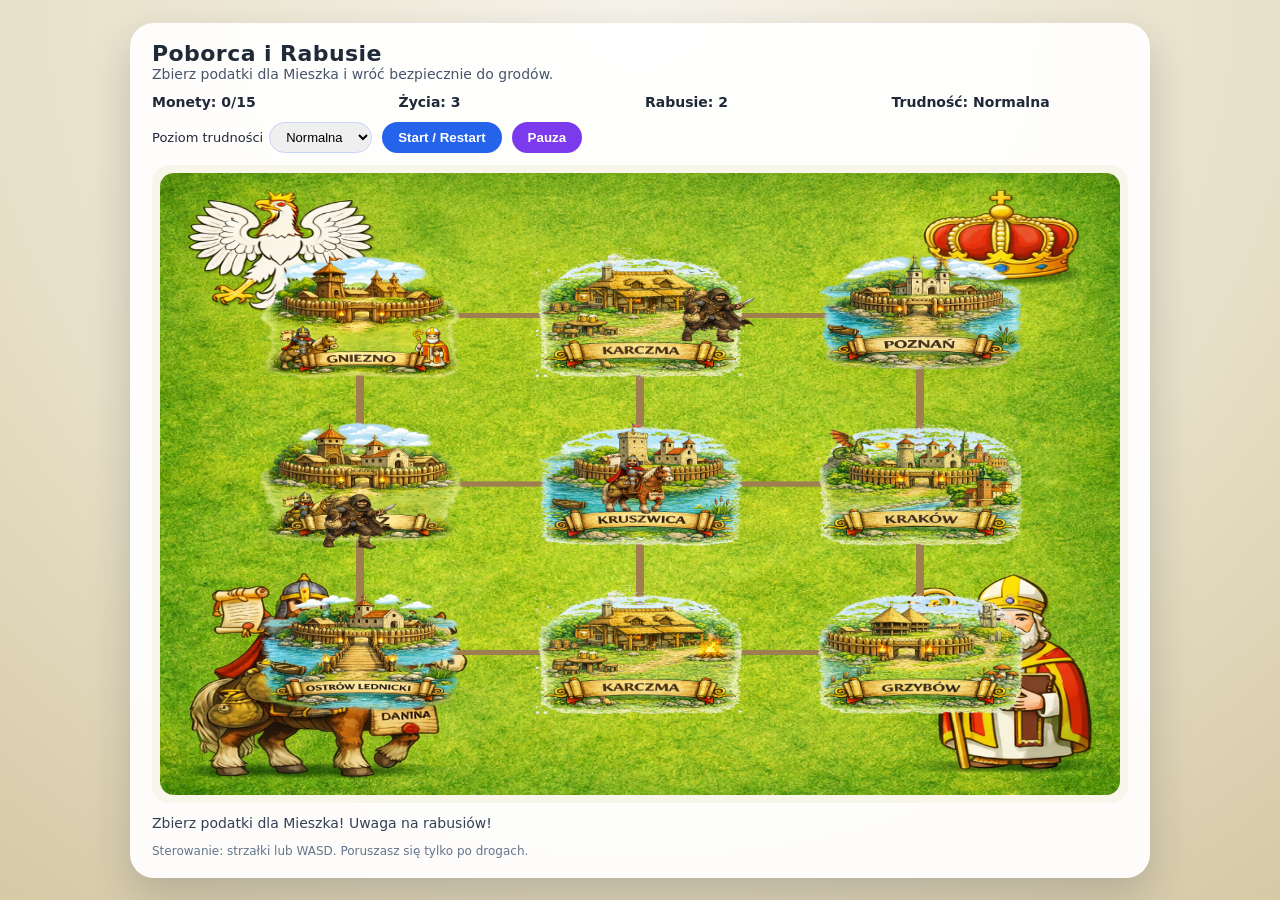
<file: czyt_AI_ka/czyt_AI_ka/wwwroot/games/tribute.html>
<!DOCTYPE html>
<html lang="pl">
<head>
    <meta charset="utf-8" />
    <title>Poborca i Rabusie</title>
    <style>
        * {
            box-sizing: border-box;
        }

        html,
        body {
            height: 100%;
        }

        body {
            margin: 0;
            background: radial-gradient(circle at top, #f6f3ea 0%, #e7dfc7 60%, #d6c9a6 100%);
            display: flex;
            justify-content: center;
            align-items: center;
            font-family: system-ui, -apple-system, BlinkMacSystemFont, "Segoe UI", sans-serif;
            color: #1f2937;
            overflow: hidden;
        }

        #game-wrapper {
            width: min(1020px, 96vw);
            height: min(920px, 95vh);
            background: rgba(255, 255, 255, 0.94);
            border-radius: 24px;
            box-shadow: 0 18px 40px rgba(30, 41, 59, 0.2);
            padding: 18px 22px 20px;
            display: flex;
            flex-direction: column;
            gap: 12px;
            min-height: 0;
        }

        #title {
            font-size: 22px;
            font-weight: 800;
            letter-spacing: 0.02em;
        }

        #subtitle {
            font-size: 14px;
            color: #475569;
        }

        #hud {
            display: grid;
            grid-template-columns: repeat(auto-fit, minmax(160px, 1fr));
            gap: 10px;
            font-size: 14px;
            font-weight: 600;
        }

        #hud span.value {
            font-weight: 800;
        }

        #controls {
            display: flex;
            flex-wrap: wrap;
            gap: 10px;
            align-items: center;
        }

        label {
            display: flex;
            gap: 6px;
            align-items: center;
            font-size: 13px;
        }

        select {
            border-radius: 999px;
            border: 1px solid #cbd5f5;
            padding: 6px 12px;
            font-size: 13px;
        }

        button {
            border: none;
            border-radius: 999px;
            padding: 8px 16px;
            font-weight: 600;
            cursor: pointer;
            background: #2563eb;
            color: #fff;
            transition: transform 0.15s ease, box-shadow 0.15s ease;
        }

        button.secondary {
            background: #7c3aed;
        }

        button.ghost {
            background: #e2e8f0;
            color: #1f2937;
        }

        button:hover {
            transform: translateY(-1px);
            box-shadow: 0 6px 16px rgba(37, 99, 235, 0.2);
        }

        #canvas-wrapper {
            flex: 1 1 auto;
            min-height: 240px;
            border-radius: 18px;
            background: #f8f5eb;
            padding: 8px;
        }

        canvas {
            width: 100%;
            height: 100%;
            display: block;
            border-radius: 14px;
        }

        #message {
            font-size: 14px;
            min-height: 1.2em;
            color: #334155;
        }

        #help {
            font-size: 12px;
            color: #64748b;
        }

        @media (max-width: 720px) {
            #game-wrapper {
                padding: 14px 16px 16px;
                gap: 10px;
            }

            #controls {
                flex-direction: column;
                align-items: flex-start;
            }
        }
    </style>
</head>
<body>
    <div id="game-wrapper">
        <div>
            <div id="title">Poborca i Rabusie</div>
            <div id="subtitle">Zbierz podatki dla Mieszka i wróć bezpiecznie do grodów.</div>
        </div>
        <div id="hud">
            <div>Monety: <span id="coins" class="value">0</span>/<span id="target" class="value">0</span></div>
            <div>Życia: <span id="lives" class="value">3</span></div>
            <div>Rabusie: <span id="bandits" class="value">0</span></div>
            <div>Trudność: <span id="difficulty" class="value">Łatwa</span></div>
        </div>
        <div id="controls">
            <label>
                Poziom trudności
                <select id="difficulty-select">
                    <option value="easy">Łatwa</option>
                    <option value="normal" selected>Normalna</option>
                    <option value="hard">Trudna</option>
                </select>
            </label>
            <button id="start">Start / Restart</button>
            <button id="pause" class="secondary">Pauza</button>
        </div>
        <div id="canvas-wrapper">
            <canvas id="game"></canvas>
        </div>
        <div id="message">Zbierz podatki dla Mieszka! Uwaga na rabusiów!</div>
        <div id="help">Sterowanie: strzałki lub WASD. Poruszasz się tylko po drogach.</div>
    </div>

    <script>
        const canvas = document.getElementById("game");
        const ctx = canvas.getContext("2d");

        const coinsEl = document.getElementById("coins");
        const targetEl = document.getElementById("target");
        const livesEl = document.getElementById("lives");
        const banditsEl = document.getElementById("bandits");
        const difficultyEl = document.getElementById("difficulty");
        const messageEl = document.getElementById("message");
        const difficultySelect = document.getElementById("difficulty-select");
        const startBtn = document.getElementById("start");
        const pauseBtn = document.getElementById("pause");

        const GAME_WIDTH = 960;
        const GAME_HEIGHT = 960;
        canvas.width = GAME_WIDTH;
        canvas.height = GAME_HEIGHT;

        const TOWN_RADIUS = 104;
        const COIN_RADIUS = 24;
        const PLAYER_SIZE = 105;
        const BANDIT_SIZE = 96;
        const COLLISION_DISTANCE = 24;
        const SNAP_EPSILON = 0.01;

        const townAssets = {
            "Gniezno": "tribute/gniezno.png",
            "Giecz": "tribute/giecz.png",
            "Ostrów Lednicki": "tribute/ostrow_lednicki.png",
            "Kruszwica": "tribute/kruszwica.png",
            "Poznań": "tribute/poznan.png",
            "Kraków": "tribute/krakow.png",
            "Grzybów": "tribute/grzybow.png",
            "Karczma Północna": "tribute/karczma.png",
            "Karczma Południowa": "tribute/karczma.png"
        };

        const assetPaths = {
            background: "tribute/background.png",
            player: "tribute/tax_collector.png",
            bandit: "tribute/bandit.png"
        };

        const towns = [
            { id: "grod_lewy_gora", name: "Gniezno", x: 200, y: 220, type: "town" },
            { id: "grod_lewy_srodek", name: "Giecz", x: 200, y: 480, type: "town" },
            { id: "grod_lewy_dol", name: "Ostrów Lednicki", x: 200, y: 740, type: "town" },
            { id: "grod_srodek", name: "Kruszwica", x: 480, y: 480, type: "town" },
            { id: "grod_prawy_gora", name: "Poznań", x: 760, y: 220, type: "town" },
            { id: "grod_prawy_srodek", name: "Kraków", x: 760, y: 480, type: "town" },
            { id: "grod_prawy_dol", name: "Grzybów", x: 760, y: 740, type: "town" }
        ];

        const inns = [
            { id: "karczma_polnoc", name: "Karczma Północna", x: 480, y: 220, type: "inn" },
            { id: "karczma_poludnie", name: "Karczma Południowa", x: 480, y: 740, type: "inn" }
        ];

        const locations = [...towns, ...inns];

        const townIndex = new Map(locations.map((town) => [town.id, town]));

        const connections = [
            ["grod_lewy_gora", "karczma_polnoc"],
            ["karczma_polnoc", "grod_prawy_gora"],
            ["grod_lewy_srodek", "grod_srodek"],
            ["grod_srodek", "grod_prawy_srodek"],
            ["grod_lewy_dol", "karczma_poludnie"],
            ["karczma_poludnie", "grod_prawy_dol"],
            ["grod_lewy_gora", "grod_lewy_srodek"],
            ["grod_lewy_srodek", "grod_lewy_dol"],
            ["grod_prawy_gora", "grod_prawy_srodek"],
            ["grod_prawy_srodek", "grod_prawy_dol"],
            ["karczma_polnoc", "grod_srodek"],
            ["grod_srodek", "karczma_poludnie"]
        ];

        const adjacency = new Map();
        locations.forEach((town) => adjacency.set(town.id, []));
        connections.forEach(([a, b]) => {
            adjacency.get(a).push(b);
            adjacency.get(b).push(a);
        });

        const difficultyConfig = {
            easy: {
                label: "Łatwa",
                bandits: 1,
                banditSpeed: 60,
                playerSpeed: 90,
                targetCoins: 10,
                spawnMin: 4000,
                spawnMax: 6000,
                banditFocus: 0.2
            },
            normal: {
                label: "Normalna",
                bandits: 2,
                banditSpeed: 80,
                playerSpeed: 100,
                targetCoins: 15,
                spawnMin: 3000,
                spawnMax: 5000,
                banditFocus: 0.5
            },
            hard: {
                label: "Trudna",
                bandits: 3,
                banditSpeed: 105,
                playerSpeed: 110,
                targetCoins: 20,
                spawnMin: 2200,
                spawnMax: 3800,
                banditFocus: 0.75
            }
        };

        const images = {};

        function loadImage(key, src) {
            return new Promise((resolve) => {
                const img = new Image();
                img.onload = () => resolve({ key, img, ok: true });
                img.onerror = () => resolve({ key, img: null, ok: false });
                img.src = src;
            });
        }

        async function preloadAssets() {
            const tasks = [
                loadImage("background", assetPaths.background),
                loadImage("player", assetPaths.player),
                loadImage("bandit", assetPaths.bandit)
            ];

            for (const [name, path] of Object.entries(townAssets)) {
                tasks.push(loadImage(`town-${name}`, path));
            }

            const results = await Promise.all(tasks);
            results.forEach((result) => {
                images[result.key] = { img: result.img, ok: result.ok };
            });
        }

        function setMessage(text) {
            messageEl.textContent = text;
        }

        function setHud() {
            coinsEl.textContent = state.collected;
            targetEl.textContent = state.targetCoins;
            livesEl.textContent = state.lives;
            banditsEl.textContent = state.bandits.length;
            difficultyEl.textContent = state.difficulty.label;
        }

        function distance(a, b) {
            const dx = a.x - b.x;
            const dy = a.y - b.y;
            return Math.hypot(dx, dy);
        }

        function lerp(a, b, t) {
            return a + (b - a) * t;
        }

        function buildRoute(fromId, toId) {
            const from = townIndex.get(fromId);
            const to = townIndex.get(toId);
            const points = [{ x: from.x, y: from.y }];

            if (from.x === to.x || from.y === to.y) {
                points.push({ x: to.x, y: to.y });
            } else {
                points.push({ x: to.x, y: from.y }, { x: to.x, y: to.y });
            }

            let length = 0;
            for (let i = 1; i < points.length; i++) {
                length += distance(points[i - 1], points[i]);
            }

            return { points, length };
        }

        function positionOnRoute(route, progressDistance) {
            let remaining = progressDistance;
            for (let i = 1; i < route.points.length; i++) {
                const start = route.points[i - 1];
                const end = route.points[i];
                const segmentLength = distance(start, end);
                if (remaining <= segmentLength || i === route.points.length - 1) {
                    const t = segmentLength === 0 ? 0 : remaining / segmentLength;
                    return {
                        x: lerp(start.x, end.x, t),
                        y: lerp(start.y, end.y, t)
                    };
                }
                remaining -= segmentLength;
            }

            return { ...route.points[route.points.length - 1] };
        }

        function createMover(startId, speed) {
            return {
                from: startId,
                to: null,
                progress: 0,
                speed,
                last: null,
                route: null,
                position: { ...townIndex.get(startId) }
            };
        }

        function resetMover(mover, startId, speed) {
            mover.from = startId;
            mover.to = null;
            mover.progress = 0;
            mover.speed = speed;
            mover.last = null;
            mover.route = null;
            mover.position = { ...townIndex.get(startId) };
        }

        function chooseNeighborByDirection(fromId, direction) {
            const options = adjacency.get(fromId) || [];
            if (!direction || options.length === 0) {
                return null;
            }

            const fromTown = townIndex.get(fromId);
            let best = null;
            let bestScore = -Infinity;

            options.forEach((neighborId) => {
                const neighbor = townIndex.get(neighborId);
                const vec = { x: neighbor.x - fromTown.x, y: neighbor.y - fromTown.y };
                const length = Math.hypot(vec.x, vec.y) || 1;
                const norm = { x: vec.x / length, y: vec.y / length };
                const score = norm.x * direction.x + norm.y * direction.y;
                if (score > bestScore) {
                    bestScore = score;
                    best = neighborId;
                }
            });

            return bestScore > 0.25 ? best : null;
        }

        function moveAlongEdge(mover, dt) {
            if (!mover.to) return;

            if (!mover.route) {
                mover.route = buildRoute(mover.from, mover.to);
            }

            const routeLength = mover.route.length || 1;
            mover.progress += mover.speed * dt;

            if (mover.progress >= routeLength - SNAP_EPSILON) {
                const destination = townIndex.get(mover.to);
                mover.progress = 0;
                mover.last = mover.from;
                mover.from = mover.to;
                mover.to = null;
                mover.route = null;
                mover.position = { ...destination };
                return true;
            }

            mover.position = positionOnRoute(mover.route, mover.progress);
            return false;
        }

        function spawnCoin() {
            const available = towns.map((town) => town.id).filter((id) => !state.coins.has(id));
            if (available.length === 0) return;

            const pick = available[Math.floor(Math.random() * available.length)];
            state.coins.add(pick);
        }

        function scheduleNextSpawn() {
            const { spawnMin, spawnMax } = state.difficulty;
            state.nextCoinSpawn = (spawnMin + Math.random() * (spawnMax - spawnMin)) / 1000;
            state.coinSpawnTimer = 0;
        }

        function updateCoins(dt) {
            state.coinSpawnTimer += dt;
            if (state.coinSpawnTimer >= state.nextCoinSpawn) {
                spawnCoin();
                scheduleNextSpawn();
            }
        }

        function collectCoinIfAny() {
            if (state.coins.has(state.player.from) && !state.player.to) {
                state.coins.delete(state.player.from);
                state.collected += 1;
                setHud();
                if (state.collected >= state.targetCoins) {
                    winGame();
                }
            }
        }

        function updateBanditChoice(bandit) {
            const neighbors = adjacency.get(bandit.from) || [];
            if (neighbors.length === 0) return;

            const choices = neighbors.filter((id) => id !== bandit.last);
            const candidates = choices.length > 0 ? choices : neighbors;

            const preferTarget = Math.random() < state.difficulty.banditFocus;
            let targetTown = null;

            if (preferTarget) {
                if (state.coins.size > 0) {
                    let nearest = null;
                    let bestDist = Infinity;
                    state.coins.forEach((coinId) => {
                        const candidate = townIndex.get(coinId);
                        const dist = distance(bandit.position, candidate);
                        if (dist < bestDist) {
                            bestDist = dist;
                            nearest = candidate;
                        }
                    });
                    targetTown = nearest;
                }

                if (!targetTown) {
                    targetTown = townIndex.get(state.player.from);
                }
            }

            if (!targetTown) {
                bandit.to = candidates[Math.floor(Math.random() * candidates.length)];
                bandit.progress = 0;
                return;
            }

            let best = null;
            let bestDist = Infinity;
            candidates.forEach((neighborId) => {
                const neighbor = townIndex.get(neighborId);
                const dist = distance(neighbor, targetTown);
                if (dist < bestDist) {
                    bestDist = dist;
                    best = neighborId;
                }
            });

            bandit.to = best ?? candidates[0];
            bandit.progress = 0;
        }

        function updateBandits(dt) {
            for (const bandit of state.bandits) {
                if (!bandit.to) {
                    updateBanditChoice(bandit);
                }

                const arrived = moveAlongEdge(bandit, dt);
                if (arrived && state.coins.has(bandit.from)) {
                    state.coins.delete(bandit.from);
                }
            }
        }

        function checkCollisions() {
            if (!state.player.to) return;
            for (const bandit of state.bandits) {
                const dist = distance(state.player.position, bandit.position);
                if (dist <= COLLISION_DISTANCE) {
                    loseLife();
                    break;
                }
            }
        }

        function loseLife() {
            state.lives -= 1;
            state.collected = 0;
            setHud();

            if (state.lives <= 0) {
                gameOver();
                return;
            }

            setMessage("Uwaga! Rabusie dopadli poborcę.");
            resetRoundPositions();
        }

        function gameOver() {
            state.isRunning = false;
            state.isGameOver = true;
            setMessage("Koniec gry! Naciśnij Start, aby zagrać ponownie.");
        }

        function winGame() {
            state.isRunning = false;
            state.isWin = true;
            setMessage("Wygrana! Mieszko jest dumny z podatków!");
        }

        function resetRoundPositions() {
            resetMover(state.player, state.startTown, state.difficulty.playerSpeed);
            state.bandits.forEach((bandit, index) => {
                const start = state.banditStarts[index % state.banditStarts.length];
                resetMover(bandit, start, state.difficulty.banditSpeed);
            });
        }

        function buildBandits() {
            const bandits = [];
            for (let i = 0; i < state.difficulty.bandits; i++) {
                const startId = state.banditStarts[i % state.banditStarts.length];
                bandits.push(createMover(startId, state.difficulty.banditSpeed));
            }
            state.bandits = bandits;
        }

        const state = {
            difficulty: difficultyConfig.normal,
            lives: 3,
            collected: 0,
            targetCoins: 15,
            isRunning: false,
            isGameOver: false,
            isWin: false,
            player: createMover("grod_srodek", difficultyConfig.normal.playerSpeed),
            bandits: [],
            startTown: "grod_srodek",
            banditStarts: ["grod_lewy_dol", "grod_prawy_gora", "grod_prawy_dol"],
            desiredDirection: null,
            coins: new Set(),
            coinSpawnTimer: 0,
            nextCoinSpawn: 0
        };

        function applyDifficulty(levelKey) {
            state.difficulty = difficultyConfig[levelKey];
            state.targetCoins = state.difficulty.targetCoins;
            state.player.speed = state.difficulty.playerSpeed;
            buildBandits();
            setHud();
        }

        function startGame() {
            state.lives = 3;
            state.collected = 0;
            state.coins.clear();
            state.isRunning = true;
            state.isGameOver = false;
            state.isWin = false;
            state.desiredDirection = null;
            resetRoundPositions();
            scheduleNextSpawn();
            setHud();
            pauseBtn.textContent = "Pauza";
            setMessage("Zbierz podatki dla Mieszka! Uwaga na rabusiów!");
        }

        function togglePause() {
            if (state.isGameOver || state.isWin) return;
            state.isRunning = !state.isRunning;
            pauseBtn.textContent = state.isRunning ? "Pauza" : "Wznów";
            if (!state.isRunning) {
                setMessage("Pauza. Kliknij Wznów, aby kontynuować.");
            } else {
                setMessage("Zbierz podatki dla Mieszka! Uwaga na rabusiów!");
            }
        }

        function update(dt) {
            if (!state.isRunning) return;

            if (!state.player.to) {
                const next = chooseNeighborByDirection(state.player.from, state.desiredDirection);
                if (next) {
                    state.player.to = next;
                    state.player.progress = 0;
                    state.player.route = null;
                    state.desiredDirection = null;
                }
            }

            if (state.player.to) {
                const arrived = moveAlongEdge(state.player, dt);
                if (arrived) {
                    state.desiredDirection = null;
                }
            }

            updateBandits(dt);
            updateCoins(dt);
            collectCoinIfAny();
            checkCollisions();
        }

        function drawBackground() {
            if (images.background?.ok && images.background.img) {
                ctx.drawImage(images.background.img, 0, 0, GAME_WIDTH, GAME_HEIGHT);
            } else {
                const gradient = ctx.createLinearGradient(0, 0, 0, GAME_HEIGHT);
                gradient.addColorStop(0, "#f3ebd5");
                gradient.addColorStop(1, "#e3d1b0");
                ctx.fillStyle = gradient;
                ctx.fillRect(0, 0, GAME_WIDTH, GAME_HEIGHT);
            }
        }

        function drawRoads() {
            ctx.strokeStyle = "#9f7f4f";
            ctx.lineWidth = 8;
            ctx.lineCap = "round";
            connections.forEach(([a, b]) => {
                const route = buildRoute(a, b);
                ctx.beginPath();
                ctx.moveTo(route.points[0].x, route.points[0].y);
                for (let i = 1; i < route.points.length; i++) {
                    ctx.lineTo(route.points[i].x, route.points[i].y);
                }
                ctx.stroke();
            });
        }

        function drawLocation(town) {
            const imgKey = `town-${town.name}`;
            const imgEntry = images[imgKey];
            if (imgEntry?.ok && imgEntry.img) {
                ctx.drawImage(
                    imgEntry.img,
                    town.x - TOWN_RADIUS,
                    town.y - TOWN_RADIUS,
                    TOWN_RADIUS * 2,
                    TOWN_RADIUS * 2
                );
                return;
            }

            const isInn = town.type === "inn";
            ctx.fillStyle = isInn ? "#e0f2fe" : "#fde68a";
            ctx.strokeStyle = isInn ? "#0ea5e9" : "#b45309";
            ctx.lineWidth = 3;
            ctx.beginPath();
            if (ctx.roundRect) {
                ctx.roundRect(
                    town.x - TOWN_RADIUS,
                    town.y - TOWN_RADIUS,
                    TOWN_RADIUS * 2,
                    TOWN_RADIUS * 2,
                    14
                );
            } else {
                ctx.rect(
                    town.x - TOWN_RADIUS,
                    town.y - TOWN_RADIUS,
                    TOWN_RADIUS * 2,
                    TOWN_RADIUS * 2
                );
            }
            ctx.fill();
            ctx.stroke();

            ctx.fillStyle = isInn ? "#0c4a6e" : "#78350f";
            ctx.font = "12px system-ui";
            ctx.textAlign = "center";
            ctx.textBaseline = "middle";
            ctx.fillText(town.name, town.x, town.y);
        }

        function drawCoins() {
            ctx.fillStyle = "#facc15";
            ctx.strokeStyle = "#ca8a04";
            ctx.lineWidth = 2;
            state.coins.forEach((townId) => {
                const town = townIndex.get(townId);
                const offset = { x: 34, y: -24 };
                const x = town.x + offset.x;
                const y = town.y + offset.y;
                ctx.beginPath();
                ctx.arc(x, y, COIN_RADIUS, 0, Math.PI * 2);
                ctx.fill();
                ctx.stroke();

                ctx.strokeStyle = "#fef08a";
                ctx.lineWidth = 2;
                ctx.beginPath();
                ctx.arc(x, y, COIN_RADIUS - 4, 0, Math.PI * 2);
                ctx.stroke();
                ctx.strokeStyle = "#ca8a04";
            });
        }

        function drawMover(mover, imgKey, size, fallbackColor, label) {
            const entry = images[imgKey];
            const x = mover.position.x;
            const y = mover.position.y;
            if (entry?.ok && entry.img) {
                ctx.drawImage(entry.img, x - size / 2, y - size / 2, size, size);
                return;
            }

            ctx.fillStyle = fallbackColor;
            ctx.beginPath();
            ctx.arc(x, y, size / 2, 0, Math.PI * 2);
            ctx.fill();
            ctx.fillStyle = "#fff";
            ctx.font = "11px system-ui";
            ctx.textAlign = "center";
            ctx.textBaseline = "middle";
            ctx.fillText(label, x, y);
        }

        function draw() {
            ctx.clearRect(0, 0, GAME_WIDTH, GAME_HEIGHT);
            drawBackground();
            drawRoads();

            locations.forEach(drawLocation);
            drawCoins();

            drawMover(state.player, "player", PLAYER_SIZE, "#0ea5e9", "P");
            state.bandits.forEach((bandit) =>
                drawMover(bandit, "bandit", BANDIT_SIZE, "#ef4444", "R")
            );
        }

        let lastTime = 0;
        let stepAccum = 0;
        const STEP_TIME = 40;

        function gameLoop(timestamp) {
            if (!lastTime) lastTime = timestamp;
            const dt = timestamp - lastTime;
            lastTime = timestamp;

            stepAccum += dt;
            while (stepAccum >= STEP_TIME) {
                update(STEP_TIME / 1000);
                stepAccum -= STEP_TIME;
            }

            draw();
            requestAnimationFrame(gameLoop);
        }

        window.addEventListener("keydown", (e) => {
            const key = e.key;
            if (key === " " || key === "Spacebar") {
                e.preventDefault();
                togglePause();
                return;
            }

            const directions = {
                ArrowUp: { x: 0, y: -1 },
                ArrowDown: { x: 0, y: 1 },
                ArrowLeft: { x: -1, y: 0 },
                ArrowRight: { x: 1, y: 0 },
                w: { x: 0, y: -1 },
                W: { x: 0, y: -1 },
                s: { x: 0, y: 1 },
                S: { x: 0, y: 1 },
                a: { x: -1, y: 0 },
                A: { x: -1, y: 0 },
                d: { x: 1, y: 0 },
                D: { x: 1, y: 0 }
            };

            if (directions[key] && !state.player.to) {
                state.desiredDirection = directions[key];
            }
        });

        difficultySelect.addEventListener("change", (e) => {
            const value = e.target.value;
            applyDifficulty(value);
            startGame();
        });

        startBtn.addEventListener("click", () => {
            applyDifficulty(difficultySelect.value);
            startGame();
        });

        pauseBtn.addEventListener("click", () => togglePause());

        preloadAssets().then(() => {
            applyDifficulty("normal");
            startGame();
            requestAnimationFrame(gameLoop);
        });
    </script>
</body>
</html>
</file>
